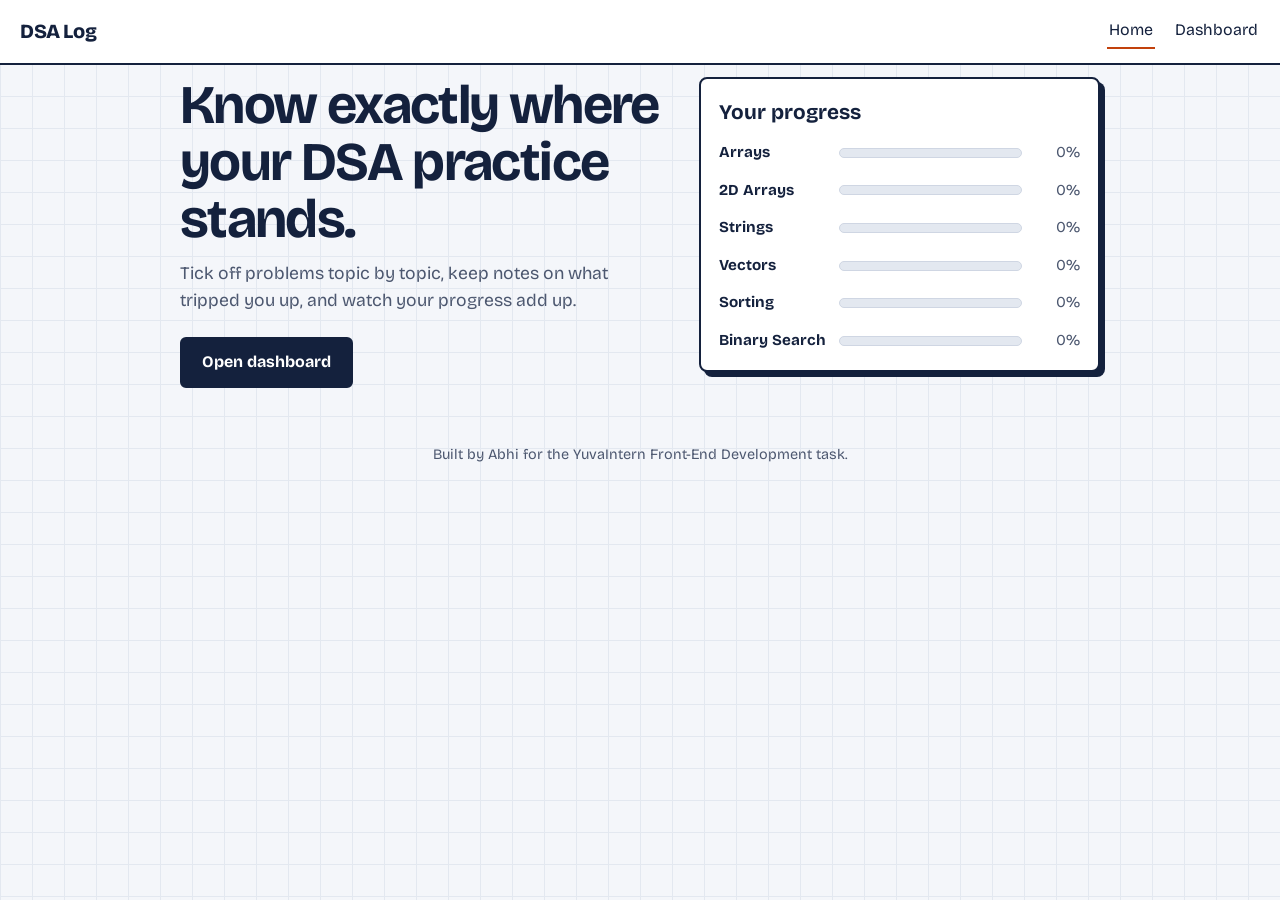
<file: dsatracker/index.html>
<!doctype html><html lang="en"><head><meta charset="utf-8"><meta name="viewport" content="width=device-width,initial-scale=1"><link rel="preconnect" href="https://fonts.googleapis.com"><link href="https://fonts.googleapis.com/css2?family=Bricolage+Grotesque:wght@400;600;800&display=swap" rel="stylesheet"><link rel="stylesheet" href="css/styles.css"><title>DSA Log - track your practice</title></head><body>
<a class="skip" href="#main">Skip to content</a><header class="top"><a class="brand" href="index.html">DSA Log</a><nav aria-label="Main"><a href="index.html" aria-current="page">Home</a><a href="dashboard.html" >Dashboard</a></nav></header>
<main id="main" class="hero">
  <section><h1>Know exactly where your DSA practice stands.</h1>
  <p class="lead">Tick off problems topic by topic, keep notes on what tripped you up, and watch your progress add up.</p>
  <a class="btn" href="dashboard.html">Open dashboard</a></section>
  <section class="panel preview" aria-labelledby="ph"><h2 id="ph">Your progress</h2><ul id="preview"></ul></section>
</main>
<footer>Built by Abhi for the YuvaIntern Front-End Development task.</footer>
<script src="js/data.js"></script><script src="js/store.js"></script><script src="js/landing.js"></script></body></html>
</file>
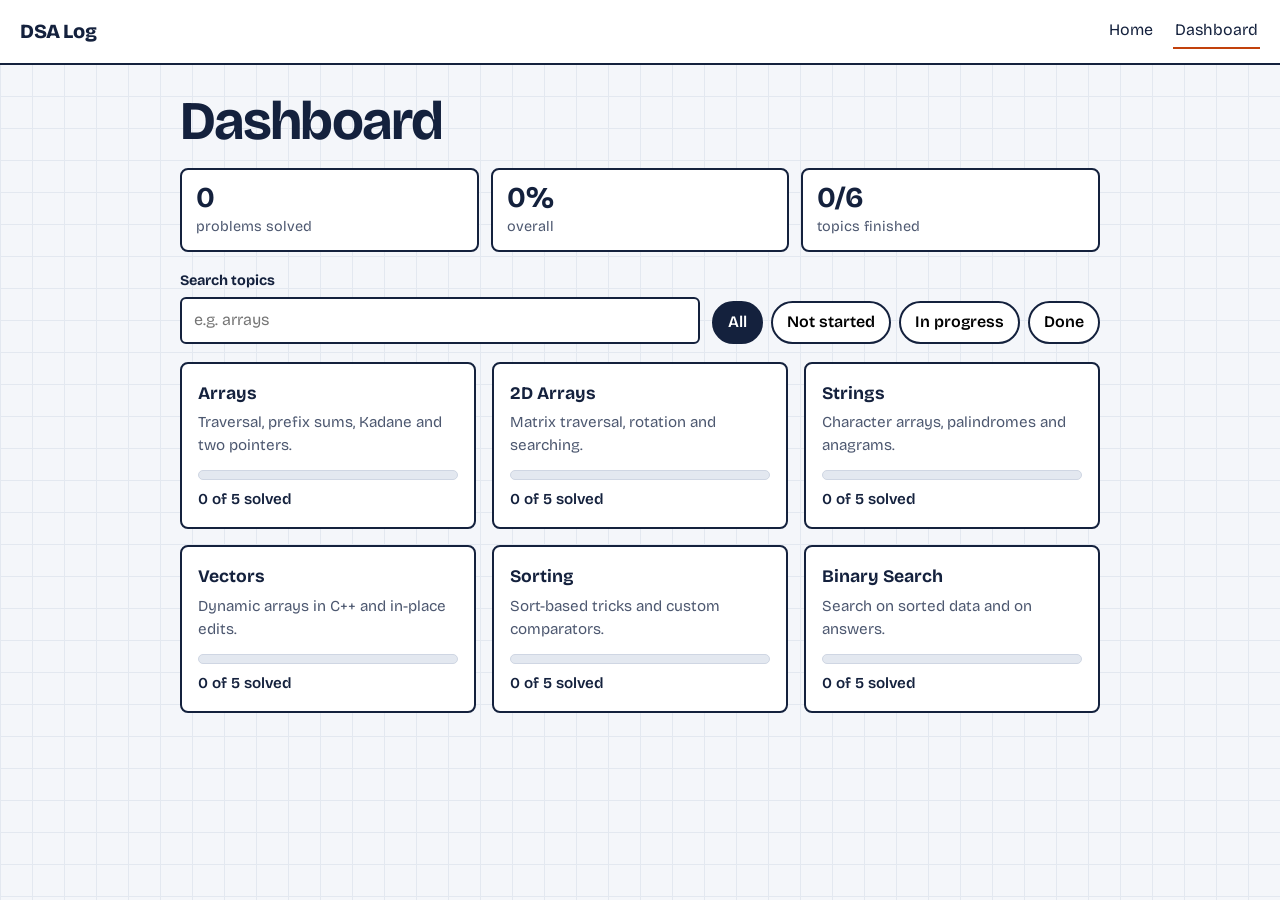
<file: dsatracker/dashboard.html>
<!doctype html><html lang="en"><head><meta charset="utf-8"><meta name="viewport" content="width=device-width,initial-scale=1"><link rel="preconnect" href="https://fonts.googleapis.com"><link href="https://fonts.googleapis.com/css2?family=Bricolage+Grotesque:wght@400;600;800&display=swap" rel="stylesheet"><link rel="stylesheet" href="css/styles.css"><title>Dashboard - DSA Log</title></head><body>
<a class="skip" href="#main">Skip to content</a><header class="top"><a class="brand" href="index.html">DSA Log</a><nav aria-label="Main"><a href="index.html" >Home</a><a href="dashboard.html" aria-current="page">Dashboard</a></nav></header>
<main id="main"><h1>Dashboard</h1>
  <section class="stats" aria-label="Overall progress" aria-live="polite">
    <div class="stat"><strong id="s-solved">0</strong><span>problems solved</span></div>
    <div class="stat"><strong id="s-pct">0%</strong><span>overall</span></div>
    <div class="stat"><strong id="s-topics">0</strong><span>topics finished</span></div>
  </section>
  <div class="controls">
    <div class="search"><label for="search">Search topics</label><input id="search" type="search" placeholder="e.g. arrays"></div>
    <div class="chips" role="group" aria-label="Filter by status">
      <button class="chip" data-f="all" aria-pressed="true">All</button>
      <button class="chip" data-f="todo" aria-pressed="false">Not started</button>
      <button class="chip" data-f="doing" aria-pressed="false">In progress</button>
      <button class="chip" data-f="done" aria-pressed="false">Done</button>
    </div>
  </div>
  <ul class="grid" id="grid"></ul>
  <p id="empty" hidden>No topics match. Clear the search or pick a different filter.</p>
</main>
<script src="js/data.js"></script><script src="js/store.js"></script><script src="js/dashboard.js"></script></body></html>
</file>
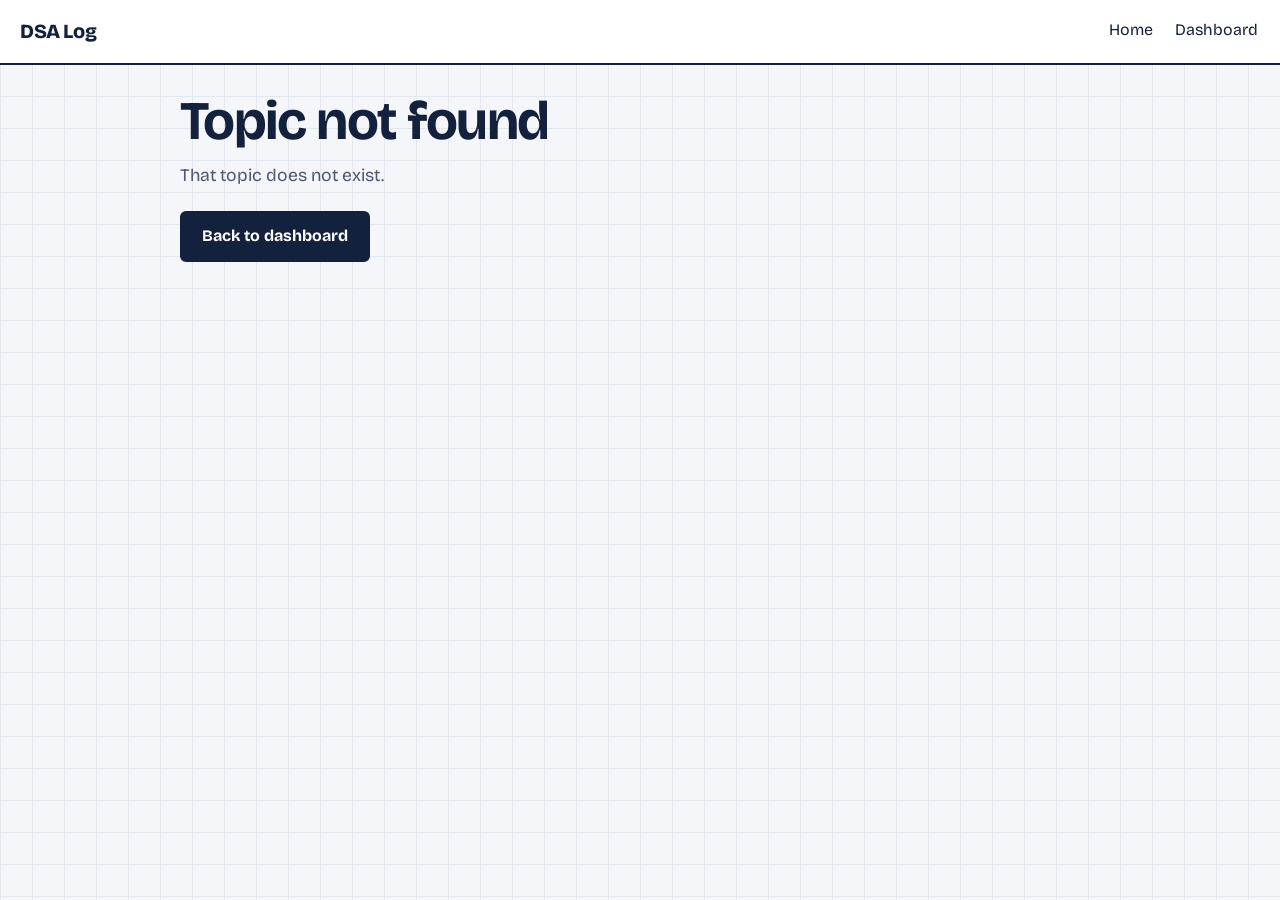
<file: dsatracker/topic.html>
<!doctype html><html lang="en"><head><meta charset="utf-8"><meta name="viewport" content="width=device-width,initial-scale=1"><link rel="preconnect" href="https://fonts.googleapis.com"><link href="https://fonts.googleapis.com/css2?family=Bricolage+Grotesque:wght@400;600;800&display=swap" rel="stylesheet"><link rel="stylesheet" href="css/styles.css"><title>Topic - DSA Log</title></head><body>
<a class="skip" href="#main">Skip to content</a><header class="top"><a class="brand" href="index.html">DSA Log</a><nav aria-label="Main"><a href="index.html" >Home</a><a href="dashboard.html" >Dashboard</a></nav></header>
<main id="main"><div id="topic">
  <a class="crumb" href="dashboard.html">Back to dashboard</a>
  <h1 id="title"></h1><p class="lead" id="desc"></p>
  <div class="bar" id="bar" role="progressbar" aria-label="Topic progress" aria-valuemin="0" aria-valuemax="100" aria-valuenow="0"><span></span></div>
  <p class="status" id="count" aria-live="polite"></p>
  <div class="chips" role="group" aria-label="Filter by difficulty">
    <button class="chip" data-l="all" aria-pressed="true">All</button>
    <button class="chip" data-l="Easy" aria-pressed="false">Easy</button>
    <button class="chip" data-l="Medium" aria-pressed="false">Medium</button>
  </div>
  <ul class="plist" id="plist"></ul>
  <section class="notes"><h2>Notes</h2><label for="note" class="status">What tripped you up in this topic?</label>
    <textarea id="note"></textarea><p class="status" id="status" aria-live="polite"></p></section>
  <nav class="pager" id="pager" aria-label="Topic navigation"></nav>
</div></main>
<script src="js/data.js"></script><script src="js/store.js"></script><script src="js/topic.js"></script></body></html>
</file>
<file: dsatracker/css/styles.css>
/* DSA Log - styles. Mobile-first, one breakpoint at 720px. */
:root{--ink:#14213d;--paper:#f4f6fa;--grid:#e3e8f0;--line:#cfd6e3;--card:#fff;--muted:#4d5870;--accent:#c2410c;--ok:#1b7f5c}
*{box-sizing:border-box}
body{margin:0;min-height:100vh;color:var(--ink);background-color:var(--paper);
  background-image:linear-gradient(var(--grid) 1px,transparent 1px),linear-gradient(90deg,var(--grid) 1px,transparent 1px);
  background-size:32px 32px;font:16px/1.55 "Bricolage Grotesque",system-ui,-apple-system,"Segoe UI",sans-serif}
a{color:inherit}
:focus-visible{outline:3px solid var(--accent);outline-offset:2px}
.skip{position:absolute;left:-999px;top:8px;background:var(--ink);color:#fff;padding:8px 12px;border-radius:6px}
.skip:focus{left:8px;z-index:10}
.top{display:flex;justify-content:space-between;align-items:center;gap:16px;padding:14px 20px;background:var(--card);border-bottom:2px solid var(--ink)}
.brand{font-weight:800;font-size:1.25rem;text-decoration:none;letter-spacing:-.02em}
.top nav{display:flex;gap:18px}
.top nav a{text-decoration:none;padding:4px 2px;border-bottom:2px solid transparent}
.top nav a[aria-current="page"],.top nav a:hover{border-bottom-color:var(--accent)}
main{max-width:960px;margin:0 auto;padding:28px 20px 56px}
h1{font-size:clamp(2rem,6vw,3.4rem);line-height:1.05;letter-spacing:-.03em;margin:0 0 12px}
h2{font-size:1.3rem;margin:0 0 12px}
h3{margin:0 0 4px;font-size:1.1rem}
.lead{max-width:52ch;color:var(--muted);font-size:1.1rem;margin:0 0 22px}
.btn{display:inline-block;background:var(--ink);color:#fff;text-decoration:none;font:inherit;font-weight:700;padding:11px 20px;border:2px solid var(--ink);border-radius:6px;cursor:pointer}
.btn:hover{background:#fff;color:var(--ink)}
.btn.alt{background:#fff;color:var(--ink)}
.btn.alt:hover{background:var(--ink);color:#fff}
.panel{background:var(--card);border:2px solid var(--ink);border-radius:8px;padding:18px;box-shadow:5px 5px 0 var(--ink)}
.hero{display:grid;gap:28px;align-items:start;padding-top:12px}
.preview ul{list-style:none;margin:0;padding:0;display:grid;gap:14px}
.row{display:grid;grid-template-columns:110px 1fr 48px;gap:10px;align-items:center;font-size:.95rem}
.row b{font-weight:700}.row span:last-child{text-align:right;color:var(--muted)}
.bar{height:10px;background:var(--grid);border:1px solid var(--line);border-radius:99px;overflow:hidden}
.bar>span{display:block;height:100%;background:var(--accent);transition:width .25s}
.bar.done>span{background:var(--ok)}
.stats{display:grid;grid-template-columns:repeat(3,1fr);gap:12px;margin:18px 0}
.stat{background:var(--card);border:2px solid var(--ink);border-radius:8px;padding:12px 14px}
.stat strong{display:block;font-size:1.8rem;line-height:1.1}
.stat span{color:var(--muted);font-size:.9rem}
.controls{display:flex;flex-wrap:wrap;gap:12px;align-items:end;margin-bottom:18px}
.controls label{display:block;font-weight:700;font-size:.9rem;margin-bottom:4px}
input[type=search],textarea{font:inherit;color:inherit;border:2px solid var(--ink);border-radius:6px;padding:9px 12px;background:#fff;width:100%}
.search{flex:1 1 220px}
.chips{display:flex;gap:8px;flex-wrap:wrap}
.chip{font:inherit;font-weight:600;background:#fff;border:2px solid var(--ink);border-radius:99px;padding:7px 14px;cursor:pointer}
.chip[aria-pressed="true"]{background:var(--ink);color:#fff}
.grid{list-style:none;margin:0;padding:0;display:grid;gap:16px;grid-template-columns:repeat(auto-fill,minmax(260px,1fr))}
.card{display:block;height:100%;text-decoration:none;background:var(--card);border:2px solid var(--ink);border-radius:8px;padding:16px;transition:transform .12s,box-shadow .12s}
.card:hover{transform:translate(-2px,-2px);box-shadow:5px 5px 0 var(--ink)}
.card p{margin:0 0 12px;color:var(--muted);font-size:.95rem}
.card .meta{margin:8px 0 0;font-weight:600;color:var(--ink)}
.crumb{display:inline-block;margin-bottom:14px;font-weight:600}
.plist{list-style:none;margin:16px 0;padding:0;display:grid;gap:10px}
.prob{display:flex;align-items:center;gap:12px;background:var(--card);border:2px solid var(--ink);border-radius:8px;padding:10px 14px}
.prob label{flex:1;cursor:pointer}
.prob input{width:22px;height:22px;accent-color:var(--ok);cursor:pointer}
.prob.is-done label{text-decoration:line-through;color:var(--muted)}
.tag{font-size:.8rem;font-weight:700;border:2px solid var(--ink);border-radius:99px;padding:1px 10px}
.tag.Easy{background:#d9f2e6}.tag.Medium{background:#fde9c8}.tag.Hard{background:#fbd5d5}
.pager{display:flex;justify-content:space-between;gap:12px;margin-top:26px;flex-wrap:wrap}
.notes{margin-top:26px}.notes textarea{min-height:120px;resize:vertical}
.status{color:var(--muted);font-size:.9rem;min-height:1.4em}
footer{text-align:center;color:var(--muted);font-size:.9rem;padding:0 20px 28px}
@media(min-width:720px){.hero{grid-template-columns:1.1fr .9fr}}
@media(prefers-reduced-motion:reduce){*{transition:none!important}}
</file>
